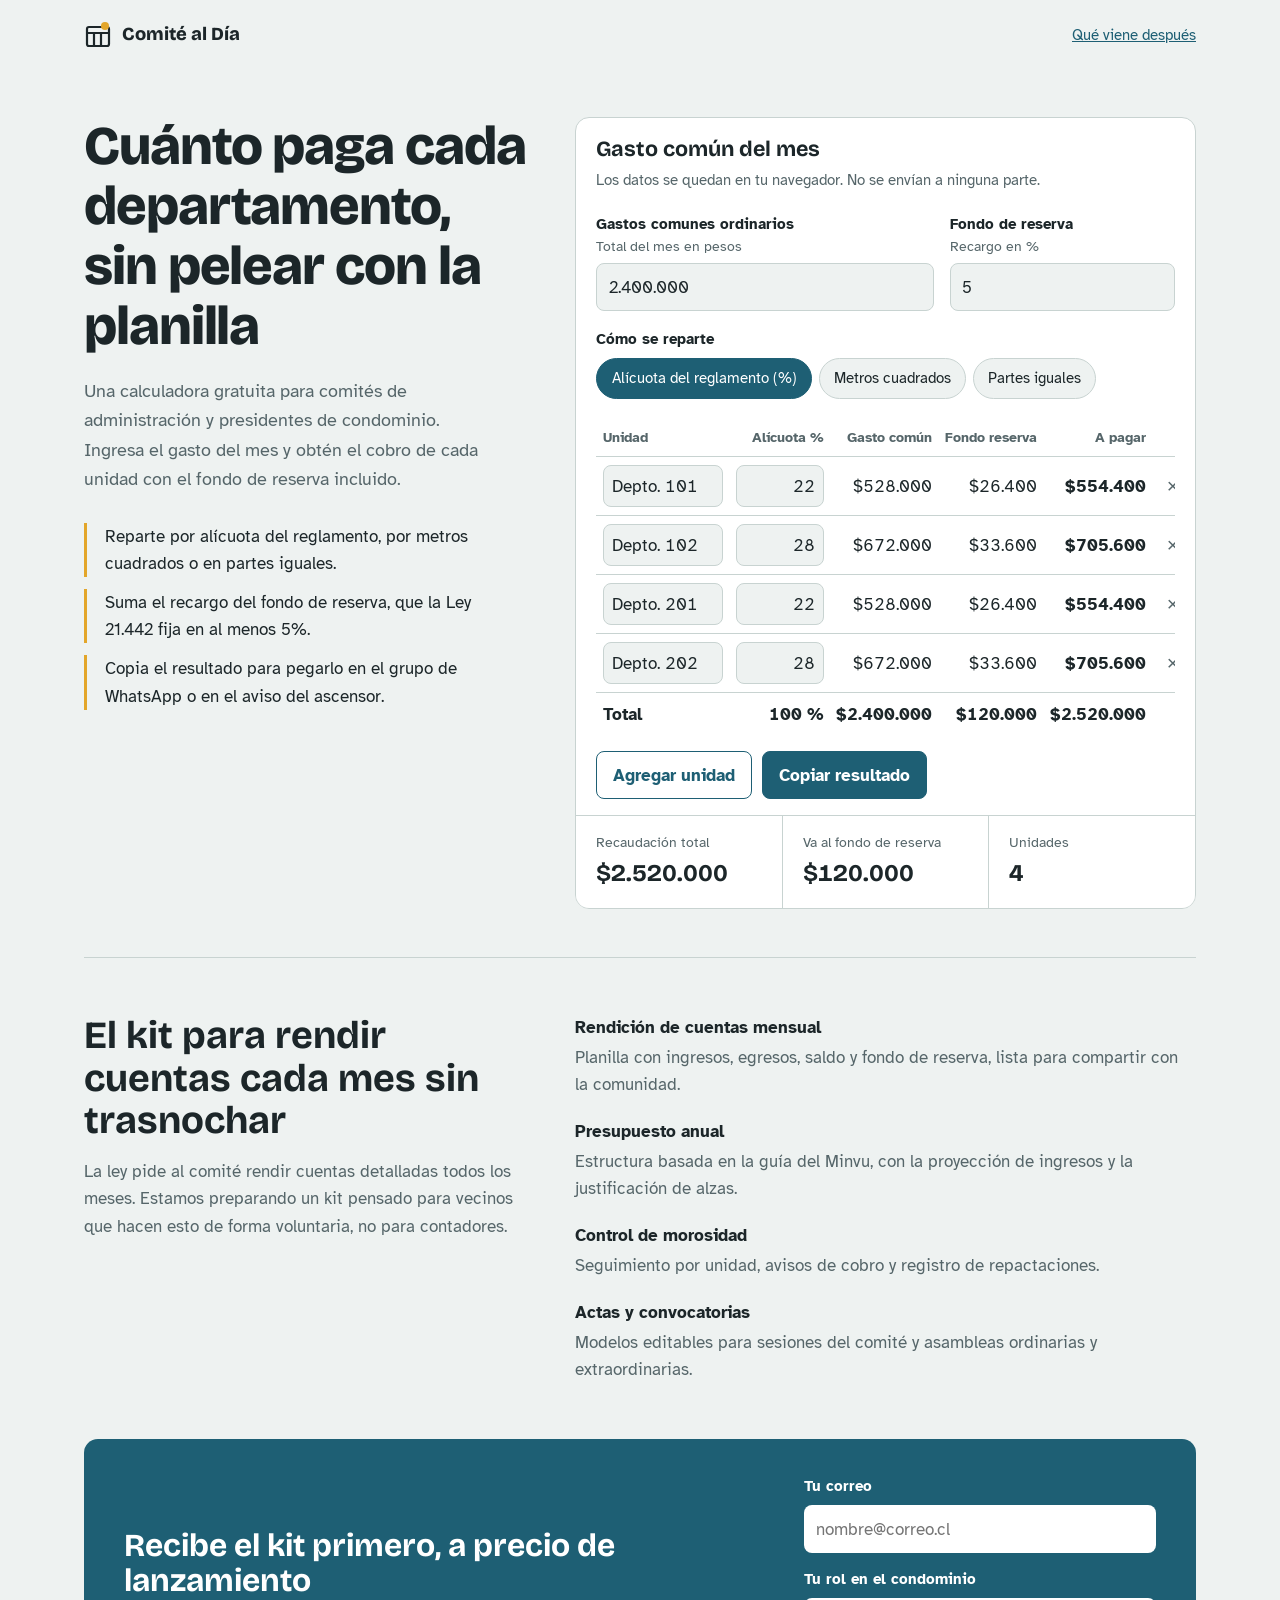
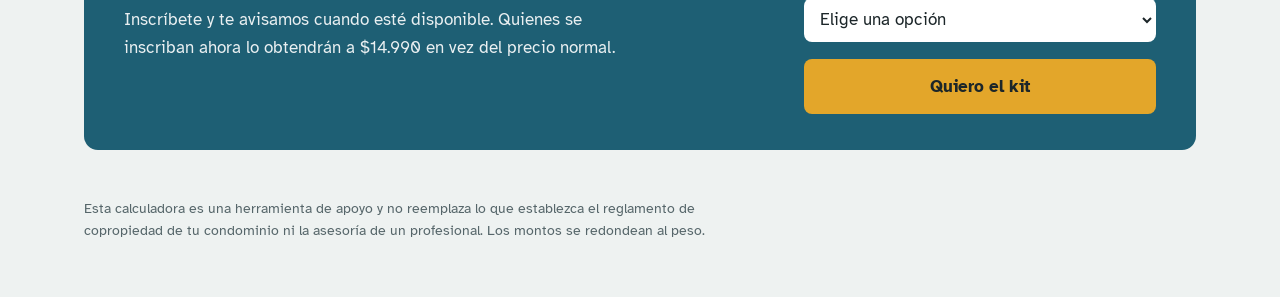
<file: index.html>
<!DOCTYPE html>
<html lang="es-CL">
<head>
  <meta charset="utf-8">
  <meta name="viewport" content="width=device-width, initial-scale=1, viewport-fit=cover">
  <title>Comité al Día · Calculadora de gastos comunes</title>
  <meta name="description" content="Calcula gratis cuánto paga cada unidad de tu condominio, con el recargo del fondo de reserva incluido.">
  
  <link rel="preconnect" href="https://fonts.googleapis.com">
  <link rel="preconnect" href="https://fonts.gstatic.com" crossorigin>
  <link href="https://fonts.googleapis.com/css2?family=Bricolage+Grotesque:opsz,wght@12..96,600;12..96,800&family=Atkinson+Hyperlegible:wght@400;700&display=swap" rel="stylesheet">
  
  <link rel="stylesheet" href="css/style.css">
</head>
<body>
<div class="wrap">
  <header class="top">
    <div class="brand">
      <svg width="28" height="28" viewBox="0 0 28 28" aria-hidden="true">
        <rect x="3" y="6" width="22" height="19" rx="2" fill="none" stroke="currentColor" stroke-width="2.2"/>
        <path d="M3 12h22M10 12v13M17 12v13" stroke="currentColor" stroke-width="2.2"/>
        <circle cx="21" cy="5" r="4" fill="var(--signal)"/>
      </svg>
      Comité al Día
    </div>
    <a class="skip" href="#kit">Qué viene después</a>
  </header>

  <section class="hero">
    <div>
      <h1>Cuánto paga cada departamento, sin pelear con la planilla</h1>
      <p class="lead">Una calculadora gratuita para comités de administración y presidentes de condominio. Ingresa el gasto del mes y obtén el cobro de cada unidad con el fondo de reserva incluido.</p>
      <ul class="facts">
        <li>Reparte por alícuota del reglamento, por metros cuadrados o en partes iguales.</li>
        <li>Suma el recargo del fondo de reserva, que la Ley 21.442 fija en al menos 5%.</li>
        <li>Copia el resultado para pegarlo en el grupo de WhatsApp o en el aviso del ascensor.</li>
      </ul>
    </div>

    <div class="calc" aria-labelledby="calc-title">
      <div class="calc-head">
        <h2 id="calc-title">Gasto común del mes</h2>
        <p>Los datos se quedan en tu navegador. No se envían a ninguna parte.</p>
      </div>
      <div class="fields">
        <div>
          <label for="total">Gastos comunes ordinarios <span class="hint">Total del mes en pesos</span></label>
          <input id="total" inputmode="numeric" autocomplete="off" value="2.400.000">
        </div>
        <div>
          <label for="reserva">Fondo de reserva <span class="hint">Recargo en %</span></label>
          <input id="reserva" inputmode="decimal" autocomplete="off" value="5">
        </div>
        <div class="method">
          <span id="method-label" style="display:block;font-weight:700;font-size:.95rem;margin-bottom:.4rem">Cómo se reparte</span>
          <div class="seg" role="group" aria-labelledby="method-label">
            <button type="button" data-m="alicuota" aria-pressed="true">Alícuota del reglamento (%)</button>
            <button type="button" data-m="m2" aria-pressed="false">Metros cuadrados</button>
            <button type="button" data-m="iguales" aria-pressed="false">Partes iguales</button>
          </div>
        </div>
      </div>

      <div class="units">
        <div class="units-scroll">
          <table>
            <thead>
              <tr>
                <th>Unidad</th>
                <th class="num" id="val-head">Alícuota %</th>
                <th class="num">Gasto común</th>
                <th class="num">Fondo reserva</th>
                <th class="num">A pagar</th>
                <th><span class="sr">Quitar</span></th>
              </tr>
            </thead>
            <tbody id="rows"></tbody>
            <tfoot>
              <tr>
                <td>Total</td>
                <td class="num" id="sum-val"></td>
                <td class="num" id="sum-gc"></td>
                <td class="num" id="sum-fr"></td>
                <td class="num" id="sum-tot"></td>
                <td></td>
              </tr>
            </tfoot>
          </table>
        </div>
        <div class="row-actions">
          <button type="button" class="btn" id="add">Agregar unidad</button>
          <button type="button" class="btn solid" id="copy">Copiar resultado</button>
        </div>
        <p class="note" id="msg" role="status" aria-live="polite"></p>
      </div>

      <div class="summary">
        <div><span>Recaudación total</span><strong id="big-total">$0</strong></div>
        <div><span>Va al fondo de reserva</span><strong id="big-fr">$0</strong></div>
        <div><span>Unidades</span><strong id="big-n">0</strong></div>
      </div>
    </div>
  </section>

  <section class="kit" id="kit">
    <div class="kit-grid">
      <div>
        <h2>El kit para rendir cuentas cada mes sin trasnochar</h2>
        <p>La ley pide al comité rendir cuentas detalladas todos los meses. Estamos preparando un kit pensado para vecinos que hacen esto de forma voluntaria, no para contadores.</p>
      </div>
      <dl>
        <div>
          <dt>Rendición de cuentas mensual</dt>
          <dd>Planilla con ingresos, egresos, saldo y fondo de reserva, lista para compartir con la comunidad.</dd>
        </div>
        <div>
          <dt>Presupuesto anual</dt>
          <dd>Estructura basada en la guía del Minvu, con la proyección de ingresos y la justificación de alzas.</dd>
        </div>
        <div>
          <dt>Control de morosidad</dt>
          <dd>Seguimiento por unidad, avisos de cobro y registro de repactaciones.</dd>
        </div>
        <div>
          <dt>Actas y convocatorias</dt>
          <dd>Modelos editables para sesiones del comité y asambleas ordinarias y extraordinarias.</dd>
        </div>
      </dl>
    </div>
  </section>

  <section class="join" aria-labelledby="join-title">
    <div>
      <h2 id="join-title">Recibe el kit primero, a precio de lanzamiento</h2>
      <p>Inscríbete y te avisamos cuando esté disponible. Quienes se inscriban ahora lo obtendrán a $14.990 en vez del precio normal.</p>
    </div>
    <form class="signup" name="lista" method="POST" action="/gracias.html" data-netlify="true" netlify-honeypot="sitio-web">
      <input type="hidden" name="form-name" value="lista">
      <p class="hp"><label>No completar: <input name="sitio-web" tabindex="-1" autocomplete="off"></label></p>
      <label for="email">Tu correo</label>
      <input id="email" name="email" type="email" required autocomplete="email" placeholder="nombre@correo.cl">
      <label for="rol">Tu rol en el condominio</label>
      <select id="rol" name="rol" required>
        <option value="">Elige una opción</option>
        <option>Presidente(a) del comité</option>
        <option>Miembro del comité</option>
        <option>Administrador(a)</option>
        <option>Copropietario(a) o residente</option>
      </select>
      <button type="submit" class="cta">Quiero el kit</button>
    </form>
  </section>

  <footer>
    <p>Esta calculadora es una herramienta de apoyo y no reemplaza lo que establezca el reglamento de copropiedad de tu condominio ni la asesoría de un profesional. Los montos se redondean al peso.</p>
  </footer>
</div>

<script src="js/app.js"></script>
</body>
</html>
</file>
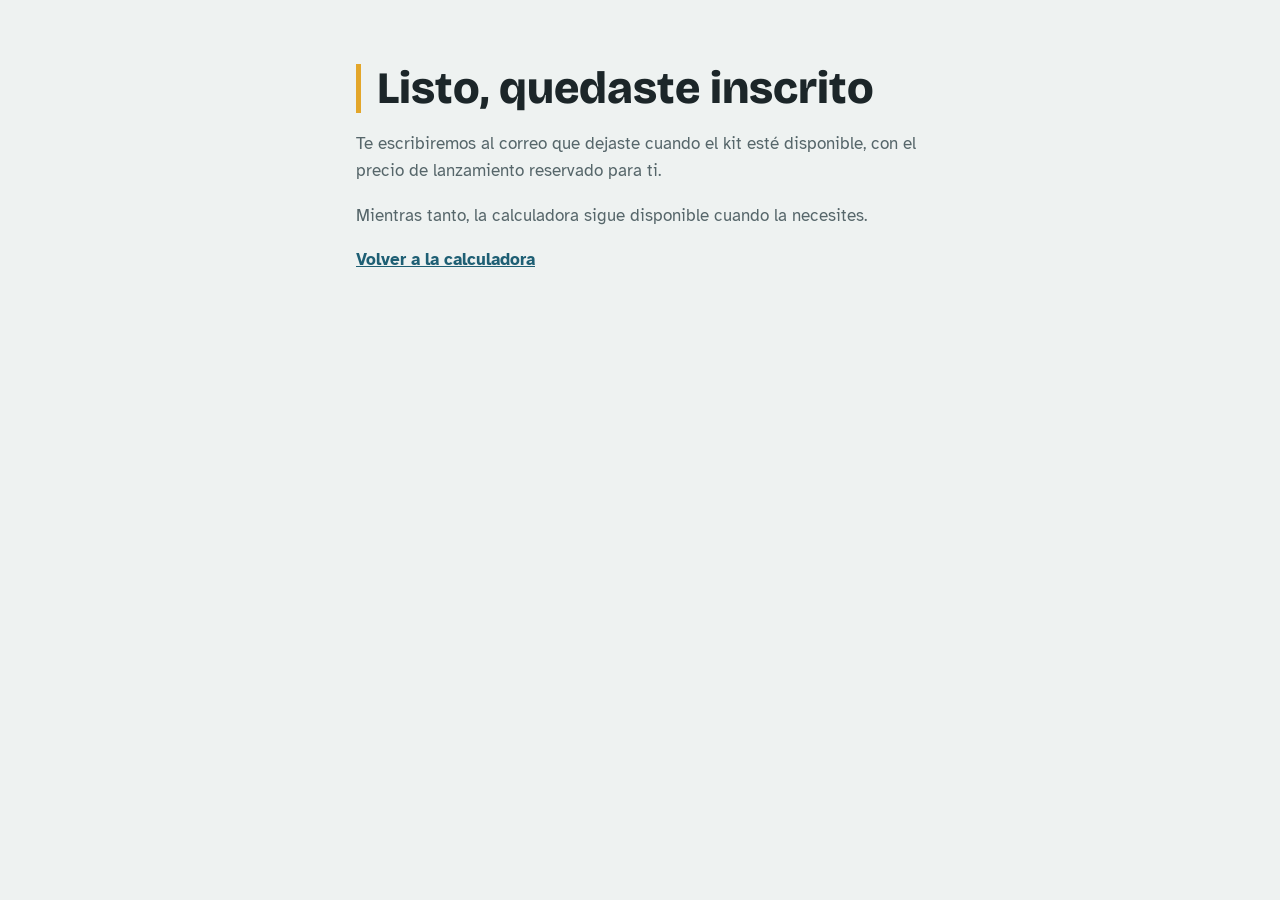
<file: gracias.html>
<!DOCTYPE html>
<html lang="es-CL">
<head>
<meta charset="utf-8">
<meta name="viewport" content="width=device-width, initial-scale=1, viewport-fit=cover">
<title>Inscripción recibida · Comité al Día</title>
<link rel="preconnect" href="https://fonts.googleapis.com">
<link rel="preconnect" href="https://fonts.gstatic.com" crossorigin>
<link href="https://fonts.googleapis.com/css2?family=Bricolage+Grotesque:opsz,wght@12..96,800&family=Atkinson+Hyperlegible:wght@400;700&display=swap" rel="stylesheet">
<style>
:root{--bg:#EEF2F1;--ink:#1C2629;--muted:#56666A;--accent:#1E5F74;--signal:#E3A62A;color-scheme:light;box-sizing:border-box;padding-top:env(safe-area-inset-top,0px);padding-bottom:env(safe-area-inset-bottom,0px)}
@media (prefers-color-scheme:dark){:root:not([data-theme="light"]){--bg:#141B1D;--ink:#E6EEEC;--muted:#9DB0AE;--accent:#5FB0C9;--signal:#F0BE52;color-scheme:dark}}
:root[data-theme="dark"]{--bg:#141B1D;--ink:#E6EEEC;--muted:#9DB0AE;--accent:#5FB0C9;--signal:#F0BE52;color-scheme:dark}
*,*::before,*::after{box-sizing:inherit}
body{margin:0;background:var(--bg);color:var(--ink);font:1.0625rem/1.6 "Atkinson Hyperlegible",system-ui,sans-serif}
main{max-width:38rem;margin:0 auto;padding:4rem 1.25rem}
h1{font-family:"Bricolage Grotesque",system-ui,sans-serif;font-weight:800;font-size:clamp(2rem,6vw,2.8rem);line-height:1.1;margin:0 0 1rem;padding-left:1rem;border-left:5px solid var(--signal)}
p{color:var(--muted)}
a{color:var(--accent);font-weight:700}
</style>
</head>
<body>
<main>
  <h1>Listo, quedaste inscrito</h1>
  <p>Te escribiremos al correo que dejaste cuando el kit esté disponible, con el precio de lanzamiento reservado para ti.</p>
  <p>Mientras tanto, la calculadora sigue disponible cuando la necesites.</p>
  <p><a href="/">Volver a la calculadora</a></p>
</main>
</body>
</html>
</file>
<file: css/style.css>
/* Variables y temas */
:root {
  --bg: #EEF2F1;
  --surface: #FFFFFF;
  --ink: #1C2629;
  --muted: #56666A;
  --line: #C8D3D1;
  --accent: #1E5F74;
  --accent-ink: #FFFFFF;
  --signal: #E3A62A;
  --warn: #9A3B1F;
  --soft: #DCE7E6;
  color-scheme: light;
  box-sizing: border-box;
  padding-top: env(safe-area-inset-top, 0px);
  padding-bottom: env(safe-area-inset-bottom, 0px);
}

@media (prefers-color-scheme: dark) {
  :root:not([data-theme="light"]) {
    --bg: #141B1D;
    --surface: #1D2729;
    --ink: #E6EEEC;
    --muted: #9DB0AE;
    --line: #33454A;
    --accent: #5FB0C9;
    --accent-ink: #0E1A1D;
    --signal: #F0BE52;
    --warn: #F08A66;
    --soft: #22343A;
    color-scheme: dark;
  }
}

:root[data-theme="dark"] {
  --bg: #141B1D;
  --surface: #1D2729;
  --ink: #E6EEEC;
  --muted: #9DB0AE;
  --line: #33454A;
  --accent: #5FB0C9;
  --accent-ink: #0E1A1D;
  --signal: #F0BE52;
  --warn: #F08A66;
  --soft: #22343A;
  color-scheme: dark;
}

*, *::before, *::after {
  box-sizing: inherit;
}

html {
  scroll-padding-top: env(safe-area-inset-top, 0px);
}

body {
  margin: 0;
  background: var(--bg);
  color: var(--ink);
  font: 1.0625rem/1.6 "Atkinson Hyperlegible", system-ui, -apple-system, "Segoe UI", sans-serif;
}

h1, h2, h3 {
  font-family: "Bricolage Grotesque", "Atkinson Hyperlegible", system-ui, sans-serif;
  line-height: 1.1;
  margin: 0;
}

a {
  color: var(--accent);
}

:focus-visible {
  outline: 3px solid var(--signal);
  outline-offset: 2px;
}

.wrap {
  max-width: 72rem;
  margin: 0 auto;
  padding: 0 1.25rem;
}

/* Cabecera / Navegación */
header.top {
  display: flex;
  align-items: center;
  justify-content: space-between;
  padding: 1.25rem 0;
}

.brand {
  display: flex;
  align-items: center;
  gap: .6rem;
  font-family: "Bricolage Grotesque", sans-serif;
  font-weight: 800;
  font-size: 1.15rem;
}

.brand svg {
  flex: none;
}

.top a.skip {
  font-size: .95rem;
}

/* Sección Hero */
.hero {
  display: grid;
  grid-template-columns: minmax(0, 1fr);
  gap: 2rem;
  padding: 1.5rem 0 3rem;
}

@media (min-width: 60rem) {
  .hero {
    grid-template-columns: minmax(0, 5fr) minmax(0, 7fr);
    align-items: start;
    gap: 3rem;
    padding-top: 3rem;
  }
}

.hero h1 {
  font-size: clamp(2.1rem, 5vw, 3.4rem);
  font-weight: 800;
  letter-spacing: -.02em;
  max-width: 14ch;
}

.hero p.lead {
  font-size: 1.15rem;
  color: var(--muted);
  max-width: 34ch;
  margin: 1.25rem 0 0;
}

.facts {
  margin: 1.75rem 0 0;
  padding: 0;
  list-style: none;
  display: grid;
  gap: .75rem;
  max-width: 36ch;
}

.facts li {
  padding-left: 1.1rem;
  border-left: 3px solid var(--signal);
}

/* Calculadora */
.calc {
  background: var(--surface);
  border: 1px solid var(--line);
  border-radius: 14px;
  overflow: hidden;
}

.calc-head {
  padding: 1.25rem 1.25rem 0;
}

.calc-head h2 {
  font-size: 1.35rem;
}

.calc-head p {
  margin: .35rem 0 0;
  color: var(--muted);
  font-size: .95rem;
}

.fields {
  display: grid;
  gap: 1rem;
  padding: 1.25rem;
  grid-template-columns: 1fr;
}

@media (min-width: 36rem) {
  .fields {
    grid-template-columns: 3fr 2fr;
  }
}

label {
  display: block;
  font-weight: 700;
  font-size: .95rem;
  margin-bottom: .3rem;
}

.hint {
  display: block;
  font-weight: 400;
  color: var(--muted);
  font-size: .85rem;
}

input, select {
  width: 100%;
  font: inherit;
  color: var(--ink);
  background: var(--bg);
  border: 1px solid var(--line);
  border-radius: 8px;
  padding: .6rem .7rem;
  min-height: 2.75rem;
}

input:focus, select:focus {
  border-color: var(--accent);
}

.method {
  grid-column: 1 / -1;
}

.seg {
  display: flex;
  flex-wrap: wrap;
  gap: .4rem;
}

.seg button {
  font: inherit;
  font-size: .95rem;
  border: 1px solid var(--line);
  background: var(--bg);
  color: var(--ink);
  border-radius: 999px;
  padding: .45rem .9rem;
  cursor: pointer;
  min-height: 2.5rem;
}

.seg button[aria-pressed="true"] {
  background: var(--accent);
  color: var(--accent-ink);
  border-color: var(--accent);
}

/* Tabla de unidades */
.units {
  padding: 0 1.25rem 1rem;
}

.units-scroll {
  overflow-x: auto;
}

table {
  width: 100%;
  border-collapse: collapse;
  font-variant-numeric: tabular-nums;
}

th, td {
  text-align: left;
  padding: .5rem .4rem;
  border-bottom: 1px solid var(--line);
  vertical-align: middle;
}

th {
  font-size: .85rem;
  color: var(--muted);
  font-weight: 700;
}

td.num, th.num {
  text-align: right;
  white-space: nowrap;
}

td input {
  min-height: 2.4rem;
  padding: .4rem .5rem;
}

td.name input {
  min-width: 7.5rem;
}

td.val input {
  min-width: 5.5rem;
  text-align: right;
}

td.total {
  font-weight: 700;
}

.del {
  border: 0;
  background: none;
  color: var(--muted);
  font-size: 1.3rem;
  line-height: 1;
  cursor: pointer;
  padding: .3rem .5rem;
  border-radius: 6px;
}

.del:hover {
  color: var(--warn);
}

tfoot td {
  border-bottom: 0;
  font-weight: 700;
}

.row-actions {
  display: flex;
  flex-wrap: wrap;
  gap: .6rem;
  margin-top: .9rem;
}

.btn {
  font: inherit;
  font-weight: 700;
  border-radius: 8px;
  padding: .6rem 1rem;
  min-height: 2.75rem;
  cursor: pointer;
  border: 1px solid var(--accent);
  background: transparent;
  color: var(--accent);
}

.btn.solid {
  background: var(--accent);
  color: var(--accent-ink);
}

.note {
  margin: .9rem 0 0;
  font-size: .92rem;
  padding: .6rem .8rem;
  border-radius: 8px;
  background: var(--soft);
}

.note.warn {
  color: var(--warn);
}

.note:empty {
  display: none;
}

/* Resumen final */
.summary {
  display: grid;
  grid-template-columns: repeat(auto-fit, minmax(10rem, 1fr));
  gap: 1px;
  background: var(--line);
  border-top: 1px solid var(--line);
}

.summary div {
  background: var(--surface);
  padding: 1rem 1.25rem;
}

.summary span {
  display: block;
  color: var(--muted);
  font-size: .85rem;
}

.summary strong {
  font-family: "Bricolage Grotesque", sans-serif;
  font-size: 1.5rem;
  font-variant-numeric: tabular-nums;
}

/* Sección Kit */
.kit {
  padding: 3.5rem 0;
  border-top: 1px solid var(--line);
}

.kit-grid {
  display: grid;
  gap: 2rem;
}

@media (min-width: 60rem) {
  .kit-grid {
    grid-template-columns: minmax(0, 5fr) minmax(0, 7fr);
    gap: 3rem;
  }
}

.kit h2 {
  font-size: clamp(1.7rem, 3.5vw, 2.4rem);
  max-width: 16ch;
}

.kit p {
  color: var(--muted);
  max-width: 40ch;
}

.kit dl {
  margin: 0;
  display: grid;
  gap: 1.25rem;
}

.kit dt {
  font-weight: 700;
}

.kit dd {
  margin: .15rem 0 0;
  color: var(--muted);
}

/* Sección Suscripción / Formulario */
.join {
  background: var(--accent);
  color: var(--accent-ink);
  border-radius: 14px;
  padding: 2rem 1.5rem;
  margin: 0 0 3rem;
  display: grid;
  gap: 1.25rem;
}

@media (min-width: 48rem) {
  .join {
    grid-template-columns: 1fr minmax(18rem, 22rem);
    align-items: center;
    padding: 2.25rem 2.5rem;
  }
}

.join h2 {
  font-size: clamp(1.5rem, 3vw, 2rem);
}

.join p {
  margin: .5rem 0 0;
  max-width: 46ch;
  opacity: .9;
}

.signup {
  display: grid;
  gap: .4rem;
  min-width: min(100%, 20rem);
}

.signup label {
  color: var(--accent-ink);
  margin: 0;
  font-size: .92rem;
}

.signup input, .signup select {
  background: #FFFFFF;
  color: #1C2629;
  border-color: transparent;
  margin-bottom: .5rem;
}

.signup .cta {
  font: inherit;
  cursor: pointer;
  border: 0;
  background: var(--signal);
  color: #1C2629;
  font-weight: 700;
  border-radius: 8px;
  padding: .85rem 1.4rem;
  min-height: 2.75rem;
  margin-top: .2rem;
}

.hp {
  position: absolute;
  left: -9999px;
}

/* Footer y utilidades */
footer {
  padding: 0 0 2.5rem;
  color: var(--muted);
  font-size: .88rem;
}

footer p {
  max-width: 70ch;
}

.sr {
  position: absolute;
  width: 1px;
  height: 1px;
  overflow: hidden;
  clip: rect(0 0 0 0);
}

@media (prefers-reduced-motion: no-preference) {
  .flash {
    animation: flash .6s ease;
  }
  @keyframes flash {
    from {
      background: var(--soft);
    }
    to {
      background: var(--surface);
    }
  }
}
</file>
